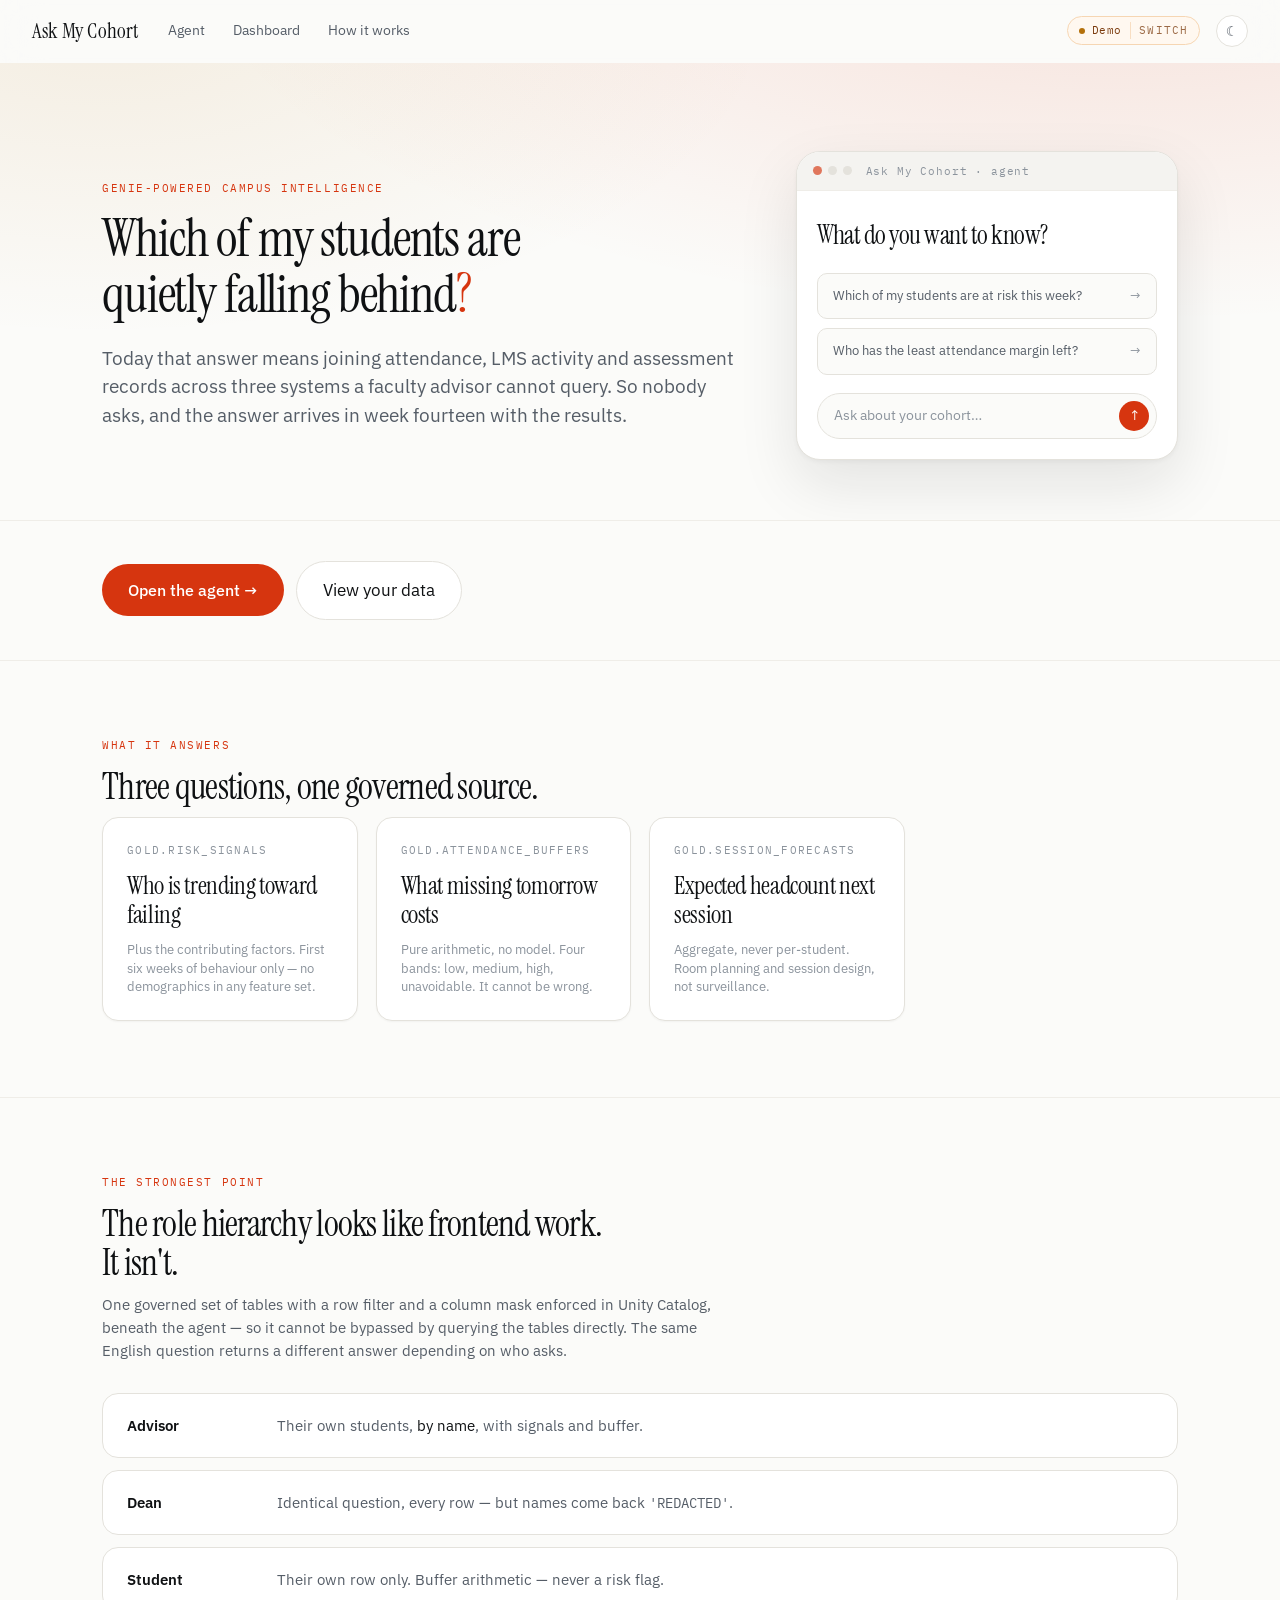
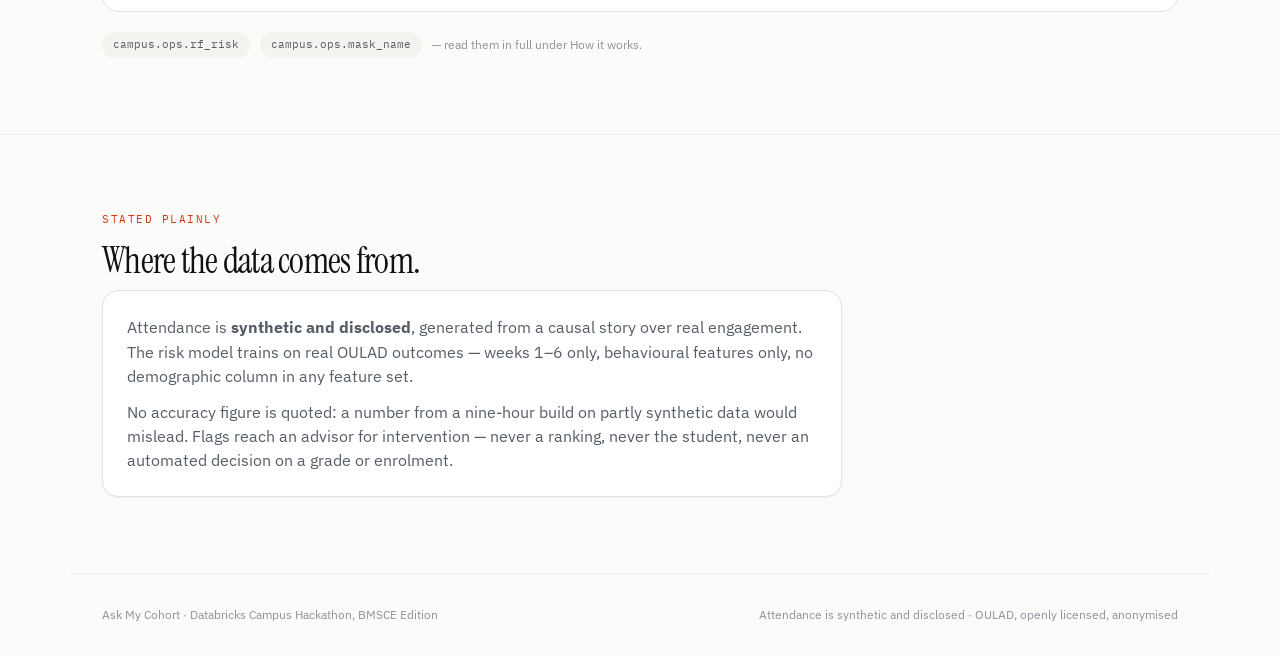
<file: index.html>
<!DOCTYPE html>
<html lang="en">
<head>
<meta charset="utf-8">
<title>Ask My Cohort</title>
<link rel="icon" type="image/svg+xml" href="./favicon.svg?v=12">
<meta name="viewport" content="width=device-width, initial-scale=1">
<link rel="preconnect" href="https://fonts.googleapis.com">
<link rel="preconnect" href="https://fonts.gstatic.com" crossorigin>
<link href="https://fonts.googleapis.com/css2?family=Instrument+Serif:ital@0;1&family=IBM+Plex+Sans:wght@300;400;500;600&family=IBM+Plex+Mono:wght@400;500&display=swap" rel="stylesheet">
<link rel="stylesheet" href="./styles.css?v=12">
<script>
  // Applied before first paint so a dark-mode user never sees a white flash. No stored
  // preference means follow the OS, which the stylesheet handles on its own.
  try {
    var t = localStorage.getItem("amc-theme");
    if (t) document.documentElement.dataset.theme = t;
  } catch (e) { /* storage blocked — fall back to prefers-color-scheme */ }
</script>
</head>
<body>
<div id="app"></div>
<!-- ?v= is a cache buster: bump it whenever app.js/api.js/styles.css change shape, so a
     normal refresh can't leave a demo running stale JS against renamed endpoints. -->
<script type="module" src="./app.js?v=12"></script>
</body>
</html>
</file>
<file: styles.css>
/* Theme tokens.
   Light is the default. Dark applies when the user picks it (data-theme="dark") or when
   the OS prefers dark and the user hasn't explicitly chosen light. Every colour is a
   token so both themes stay in sync — never hardcode a hex in a component rule. */

:root {
  --page: #FBFBF9;
  --surface: #FFFFFF;
  --surface-sunk: #F4F3F0;
  --line: #E4E2DC;
  --line-soft: #EFEDE8;

  --ink: #0F1113;
  --ink-2: #555D67;
  --ink-3: #8B939C;

  --accent: #D6350F;
  --accent-ink: #FFFFFF;
  --accent-soft: #FBEDE9;

  --band-low: #0E7C66;
  --band-medium: #B4700A;
  --band-high: #C2410C;
  --band-unavoidable: #B42318;
  --band-info: #4338CA;

  --cost-bg: #FFF8F0;
  --cost-line: #F6D6B3;
  --cost-ink: #7A3A0C;

  --danger-bg: #FDF3F0;
  --danger-line: #F3C6BC;
  --danger-ink: #8C2A12;

  --serif: 'Instrument Serif', Georgia, serif;
  --sans: 'IBM Plex Sans', system-ui, -apple-system, sans-serif;
  --mono: 'IBM Plex Mono', ui-monospace, monospace;

  --shadow-sm: 0 1px 2px rgba(15,17,19,0.04);
  --shadow: 0 1px 2px rgba(15,17,19,0.04), 0 12px 32px rgba(15,17,19,0.06);
  --shadow-lg: 0 2px 4px rgba(15,17,19,0.04), 0 24px 60px rgba(15,17,19,0.10);

  --r-sm: 10px;
  --r: 16px;
  --r-lg: 24px;

  /* Editorial type scale — fluid, so the hero stays dramatic on a projector and
     still fits a laptop. */
  --fs-stat: clamp(72px, 13vw, 168px);
  --fs-h1: clamp(30px, 4.4vw, 52px);
  --fs-h2: clamp(24px, 3vw, 36px);
  --fs-lead: clamp(16.5px, 1.5vw, 20px);

  --ease: cubic-bezier(0.22, 0.72, 0.2, 1);
  color-scheme: light;
}

@media (prefers-color-scheme: dark) {
  :root:not([data-theme="light"]) {
    --page: #0B0D0F;
    --surface: #141719;
    --surface-sunk: #1B1F22;
    --line: #262B30;
    --line-soft: #1E2226;

    --ink: #F2F4F6;
    --ink-2: #A9B1BA;
    --ink-3: #767E88;

    --accent: #FF6A4D;
    --accent-ink: #1A0B06;
    --accent-soft: rgba(255,106,77,0.16);

    --band-low: #34D399;
    --band-medium: #FBBF24;
    --band-high: #FB923C;
    --band-unavoidable: #F87171;
    --band-info: #A5B4FC;

    --cost-bg: rgba(251,146,60,0.09);
    --cost-line: rgba(251,146,60,0.28);
    --cost-ink: #FBCFA8;

    --danger-bg: rgba(248,113,113,0.09);
    --danger-line: rgba(248,113,113,0.28);
    --danger-ink: #FCA5A5;

    --shadow-sm: 0 1px 2px rgba(0,0,0,0.4);
    --shadow: 0 1px 2px rgba(0,0,0,0.4), 0 12px 32px rgba(0,0,0,0.35);
    --shadow-lg: 0 2px 4px rgba(0,0,0,0.4), 0 24px 60px rgba(0,0,0,0.45);
    color-scheme: dark;
  }
}

:root[data-theme="dark"] {
  --page: #0B0D0F;
  --surface: #141719;
  --surface-sunk: #1B1F22;
  --line: #262B30;
  --line-soft: #1E2226;

  --ink: #F2F4F6;
  --ink-2: #A9B1BA;
  --ink-3: #767E88;

  --accent: #FF6A4D;
  --accent-ink: #1A0B06;
  --accent-soft: rgba(255,106,77,0.16);

  --band-low: #34D399;
  --band-medium: #FBBF24;
  --band-high: #FB923C;
  --band-unavoidable: #F87171;
  --band-info: #A5B4FC;

  --cost-bg: rgba(251,146,60,0.09);
  --cost-line: rgba(251,146,60,0.28);
  --cost-ink: #FBCFA8;

  --danger-bg: rgba(248,113,113,0.09);
  --danger-line: rgba(248,113,113,0.28);
  --danger-ink: #FCA5A5;

  --shadow-sm: 0 1px 2px rgba(0,0,0,0.4);
  --shadow: 0 1px 2px rgba(0,0,0,0.4), 0 12px 32px rgba(0,0,0,0.35);
  --shadow-lg: 0 2px 4px rgba(0,0,0,0.4), 0 24px 60px rgba(0,0,0,0.45);
  color-scheme: dark;
}

* { box-sizing: border-box; }

body {
  margin: 0;
  background: var(--page);
  color: var(--ink);
  font-family: var(--sans);
  font-size: 15.5px;
  line-height: 1.55;
  -webkit-font-smoothing: antialiased;
  text-rendering: optimizeLegibility;
}

button { font: inherit; color: inherit; cursor: pointer; }
.mono { font-family: var(--mono); font-size: 0.92em; }
.right { text-align: right; }
.spacer { flex: 1; }
.muted { color: var(--ink-3); }

[data-band="low"] { --band: var(--band-low); }
[data-band="medium"] { --band: var(--band-medium); }
[data-band="high"] { --band: var(--band-high); }
[data-band="unavoidable"] { --band: var(--band-unavoidable); }
[data-band="info"] { --band: var(--band-info); }
.band-text { color: var(--band, var(--ink-3)); }
.band-bg { background: var(--band, var(--line)); }

/* Scroll reveal — the one motion idea, used sparingly. */
.reveal {
  opacity: 0; transform: translateY(18px);
  transition: opacity 0.75s var(--ease), transform 0.75s var(--ease);
}
.reveal.in { opacity: 1; transform: none; }
@media (prefers-reduced-motion: reduce) {
  .reveal, .reveal.in { opacity: 1; transform: none; transition: none; }
}

main { display: block; }

/* Horizontal bands, each with its own breathing room — the Apple section rhythm. */
.chapter { border-top: 1px solid var(--line-soft); }
.chapter:first-of-type { border-top: none; }
/* Tinted bands break the endless cream into a rhythm. */
.chapter.tint { background: var(--surface-sunk); border-top-color: transparent; }
.wrap { max-width: 1140px; margin: 0 auto; padding: 0 32px; }
.chapter > .wrap { padding-top: 76px; padding-bottom: 76px; }
.chapter.tight > .wrap { padding-top: 40px; padding-bottom: 40px; }

.eyebrow {
  font-family: var(--mono); font-size: 11px; letter-spacing: 0.14em;
  text-transform: uppercase; color: var(--accent); margin: 0 0 14px;
}
.chapter-title {
  font-family: var(--serif); font-weight: 400; font-size: var(--fs-h2);
  letter-spacing: -0.02em; line-height: 1.08; margin: 0 0 10px;
}
.chapter-note { margin: 0 0 30px; color: var(--ink-2); font-size: 15px; max-width: 70ch; }

/* ---------- stacked mix bar ---------- */

.stack { display: grid; gap: 16px; }
.stack-bar {
  display: flex; height: 56px; border-radius: var(--r-sm); overflow: hidden;
  box-shadow: var(--shadow-sm); background: var(--line);
}
.stack-seg {
  display: block; background: var(--band); transition: flex-basis 0.9s var(--ease);
  position: relative;
}
.stack-seg + .stack-seg { border-left: 2px solid var(--surface-sunk); }
.stack-key { display: flex; flex-wrap: wrap; gap: 22px; }
.key {
  display: inline-flex; align-items: baseline; gap: 8px;
  font-family: var(--mono); font-size: 11px; letter-spacing: 0.08em;
  text-transform: uppercase; color: var(--ink-2);
}
.key-dot {
  width: 10px; height: 10px; border-radius: 3px; background: var(--band);
  align-self: center;
}
.key strong { font-size: 15px; color: var(--ink); letter-spacing: 0; }
.key-pct { color: var(--ink-3); letter-spacing: 0; text-transform: none; }

/* ---------- header ---------- */

header {
  position: sticky; top: 0; z-index: 30;
  display: flex; align-items: center; gap: 16px;
  padding: 13px 32px;
  background: color-mix(in srgb, var(--page) 82%, transparent);
  backdrop-filter: saturate(180%) blur(20px);
  -webkit-backdrop-filter: saturate(180%) blur(20px);
  border-bottom: 1px solid transparent;
  transition: border-color 0.3s var(--ease);
}
header.scrolled { border-bottom-color: var(--line-soft); }

.brand { display: flex; align-items: center; gap: 10px; cursor: pointer; }
.brand-name {
  font-family: var(--serif); font-size: 21px; letter-spacing: 0.2px;
}

nav { display: flex; gap: 2px; }
.nav-item {
  border: none; background: none; padding: 7px 13px; border-radius: 999px;
  font-size: 14px; color: var(--ink-2); transition: color 0.2s var(--ease), background 0.2s var(--ease);
}
.nav-item:hover { color: var(--ink); }
.nav-item.active { background: var(--surface-sunk); color: var(--ink); }

.icon-btn {
  border: 1px solid var(--line); background: var(--surface); color: var(--ink-2);
  width: 32px; height: 32px; border-radius: 999px; line-height: 1;
  display: inline-flex; align-items: center; justify-content: center; font-size: 14px;
  transition: color 0.2s var(--ease), border-color 0.2s var(--ease);
}
.icon-btn:hover { color: var(--ink); border-color: var(--ink-3); }

.source-chip {
  display: inline-flex; align-items: center; gap: 7px;
  font-family: var(--mono); font-size: 11px; letter-spacing: 0.04em;
  color: var(--cost-ink); padding: 5px 11px; border: 1px solid var(--cost-line);
  border-radius: 999px; background: var(--cost-bg);
}
.source-chip .dot { width: 6px; height: 6px; border-radius: 50%; background: var(--band-medium); }

.identity {
  display: inline-flex; align-items: center; gap: 8px;
  padding: 5px 12px 5px 10px; border-radius: 999px;
  border: 1px solid var(--line); background: var(--surface);
  max-width: 42ch; overflow: hidden;
}
.identity-dot { width: 7px; height: 7px; border-radius: 50%; flex: none; background: var(--ink-3); }
.identity-dot[data-role="admin"]   { background: var(--accent); }
.identity-dot[data-role="dean"]    { background: var(--band-medium); }
.identity-dot[data-role="advisor"] { background: var(--band-low); }
.identity-dot[data-role="student"] { background: #6366F1; }
.identity-role {
  font-family: var(--mono); font-size: 11px; letter-spacing: 0.06em;
  text-transform: uppercase; color: var(--ink); flex: none;
}
.identity-email {
  font-size: 12.5px; color: var(--ink-3);
  overflow: hidden; text-overflow: ellipsis; white-space: nowrap;
}

/* ---------- hero ---------- */

/* A colour wash behind the hero so the top of the page isn't a blank field. */
.hero {
  position: relative; overflow: hidden;
  background:
    radial-gradient(120% 140% at 88% -30%, color-mix(in srgb, var(--accent) 14%, transparent), transparent 62%),
    radial-gradient(90% 120% at 8% -10%, color-mix(in srgb, var(--band-medium) 10%, transparent), transparent 58%);
}
.hero > .wrap { padding-top: 88px; padding-bottom: 60px; position: relative; }
.hero-stat {
  font-family: var(--serif); font-weight: 400;
  font-size: var(--fs-stat); line-height: 0.86;
  letter-spacing: -0.045em; margin: 0 0 6px;
  color: var(--band, var(--ink));
}
.hero-stat.accent { color: var(--accent); }
/* Five- and six-character figures (32,593) would otherwise run off the page. */
.hero-stat.long { font-size: clamp(52px, 8.5vw, 116px); letter-spacing: -0.04em; }
.hero-sub strong { color: var(--ink); font-weight: 600; }

.hero-grid {
  display: grid; grid-template-columns: 1.25fr 0.75fr;
  gap: 56px; align-items: center;
}
.hero-aside { display: grid; justify-items: center; gap: 20px; }

/* ---------- perspective picker (demo) ---------- */

.picker { display: grid; grid-template-columns: repeat(2, 1fr); gap: 18px; }
.pick-card {
  display: grid; gap: 8px; text-align: left; padding: 26px;
  border-radius: var(--r); border: 1px solid var(--line);
  background: linear-gradient(180deg, color-mix(in srgb, var(--band) 9%, var(--surface)), var(--surface) 72%);
  box-shadow: var(--shadow-sm);
  transition: transform 0.22s var(--ease), box-shadow 0.22s var(--ease), border-color 0.22s var(--ease);
}
.pick-card:hover, .pick-card:focus-visible {
  transform: translateY(-3px); box-shadow: var(--shadow);
  border-color: color-mix(in srgb, var(--band) 45%, var(--line)); outline: none;
}
.pick-role {
  font-family: var(--mono); font-size: 11px; letter-spacing: 0.12em;
  text-transform: uppercase; color: var(--band);
}
.pick-who { font-family: var(--serif); font-size: 27px; line-height: 1.1; letter-spacing: -0.02em; }
.pick-sees { font-size: 14.5px; color: var(--ink-2); line-height: 1.5; }
.pick-cannot { font-size: 13px; color: var(--ink-3); line-height: 1.45; }
.pick-go {
  margin-top: 8px; font-size: 13.5px; color: var(--band); font-weight: 500;
}

.source-chip.demo { cursor: pointer; }
.source-chip .switch-hint {
  border-left: 1px solid var(--cost-line); padding-left: 8px; margin-left: 2px;
  text-transform: uppercase; letter-spacing: 0.1em; opacity: 0.75;
}
.source-chip.demo:hover { border-color: var(--band-medium); }

/* ---------- agent preview (landing hero) ---------- */

.agent-preview {
  width: 100%; max-width: 420px; cursor: pointer;
  background: var(--surface); border: 1px solid var(--line);
  border-radius: var(--r-lg); overflow: hidden;
  box-shadow: var(--shadow-lg);
  transition: transform 0.3s var(--ease), box-shadow 0.3s var(--ease), border-color 0.3s var(--ease);
}
.agent-preview:hover, .agent-preview:focus-visible {
  transform: translateY(-4px); border-color: color-mix(in srgb, var(--accent) 40%, var(--line));
  outline: none;
}
.ap-bar {
  display: flex; align-items: center; gap: 6px;
  padding: 11px 16px; border-bottom: 1px solid var(--line-soft);
  background: var(--surface-sunk);
}
.ap-dot { width: 9px; height: 9px; border-radius: 50%; background: var(--line); }
.ap-dot:first-child { background: color-mix(in srgb, var(--accent) 65%, transparent); }
.ap-title {
  margin-left: 8px; font-family: var(--mono); font-size: 10.5px;
  letter-spacing: 0.08em; color: var(--ink-3);
}
.ap-body { padding: 24px 20px 20px; }
.ap-heading {
  font-family: var(--serif); font-size: 26px; letter-spacing: -0.02em;
  margin: 0 0 18px; color: var(--ink);
}
.ap-starters { display: grid; gap: 9px; margin-bottom: 18px; }
.ap-starter {
  display: flex; justify-content: space-between; align-items: center; gap: 12px;
  padding: 12px 15px; border-radius: var(--r-sm);
  border: 1px solid var(--line); background: var(--page);
  font-size: 13px; color: var(--ink-2);
}
.ap-starter i { font-style: normal; color: var(--ink-3); }
.agent-preview:hover .ap-starter { border-color: color-mix(in srgb, var(--accent) 26%, var(--line)); }
.ap-composer {
  display: flex; align-items: center; gap: 10px;
  padding: 7px 7px 7px 16px; border-radius: 999px;
  border: 1px solid var(--line); background: var(--page);
}
.ap-placeholder { flex: 1; font-size: 13.5px; color: var(--ink-3); }
.ap-send {
  width: 30px; height: 30px; border-radius: 50%; flex: none;
  display: inline-flex; align-items: center; justify-content: center;
  background: var(--accent); color: var(--accent-ink); font-size: 14px;
}

/* ---------- donut ---------- */

.donut-wrap { position: relative; width: 100%; max-width: 230px; }
.donut { width: 100%; height: auto; display: block; }
.donut-track { fill: none; stroke: var(--line); stroke-width: 18; }
.donut-seg {
  fill: none; stroke: var(--band); stroke-width: 18; stroke-linecap: butt;
  transition: stroke-dasharray 0.9s var(--ease);
}
.donut-centre {
  position: absolute; inset: 0; display: flex; flex-direction: column;
  align-items: center; justify-content: center; gap: 2px; pointer-events: none;
}
.donut-value {
  font-family: var(--serif); font-size: clamp(30px, 3.6vw, 44px);
  line-height: 1; letter-spacing: -0.03em; color: var(--ink);
}
.donut-value .pc { font-size: 0.5em; }
.donut-label {
  font-family: var(--mono); font-size: 10px; letter-spacing: 0.12em;
  text-transform: uppercase; color: var(--ink-3);
}
.donut-key { display: flex; flex-wrap: wrap; gap: 14px; justify-content: center; }
.donut-key .key { font-size: 10px; gap: 6px; }
.donut-key .key strong { font-size: 13px; }
.hero-headline {
  font-family: var(--serif); font-weight: 400; font-size: var(--fs-h1);
  line-height: 1.08; letter-spacing: -0.022em; margin: 0; max-width: 20ch;
  text-wrap: pretty;
}
.hero-sub {
  margin: 20px 0 0; color: var(--ink-2); font-size: var(--fs-lead);
  max-width: 62ch; line-height: 1.5; text-wrap: pretty;
}

/* ---------- landing ---------- */

.hero-headline .q { color: var(--accent); }
.cta-row { display: flex; flex-wrap: wrap; gap: 12px; align-items: center; }
.btn-lg { padding: 16px 30px; font-size: 16.5px; }
.btn-ghost {
  padding: 16px 26px; border-radius: 999px; font-size: 16.5px;
  border: 1px solid var(--line); background: var(--surface); color: var(--ink);
  transition: border-color 0.2s var(--ease), background 0.2s var(--ease);
}
.btn-ghost:hover { border-color: var(--ink-3); background: var(--surface-sunk); }

.tiles-3 { grid-template-columns: repeat(3, 1fr); }
.tile-head { font-family: var(--serif); font-size: 25px; line-height: 1.15; margin: 0 0 10px; letter-spacing: -0.015em; }

.role-rows { display: grid; gap: 12px; }
.role-row {
  display: grid; grid-template-columns: 130px 1fr; gap: 20px; align-items: center;
  background: var(--surface); border: 1px solid var(--line); border-radius: var(--r);
  padding: 20px 24px; color: var(--ink-2); font-size: 15px;
}
.role-row .role-name { font-weight: 600; color: var(--ink); }
.role-row em { font-style: normal; color: var(--ink); }

.teaser { display: flex; flex-wrap: wrap; align-items: center; gap: 14px; }

/* ---------- chat ---------- */

/* In chat the page itself must not scroll — the thread does, so the composer can
   stay pinned like a real chat client. */
body.chat-mode { overflow: hidden; }
.chat {
  display: flex; flex-direction: column;
  height: calc(100vh - 58px); height: calc(100dvh - 58px);
}
.chat-thread { flex: 1; overflow-y: auto; scroll-behavior: smooth; }
.chat-thread-inner {
  max-width: 780px; margin: 0 auto; padding: 40px 24px 24px;
  display: flex; flex-direction: column; gap: 26px;
}

.chat-empty { padding: 8vh 0 0; text-align: left; }
.chat-empty-title {
  font-family: var(--serif); font-weight: 400; font-size: clamp(34px, 5vw, 52px);
  letter-spacing: -0.025em; line-height: 1.08; margin: 0 0 14px;
}
.chat-empty-sub { color: var(--ink-2); font-size: var(--fs-lead); margin: 0 0 32px; max-width: 54ch; }
.starters { display: grid; gap: 10px; }
.starter {
  display: flex; justify-content: space-between; align-items: center; gap: 16px;
  text-align: left; padding: 16px 20px; border-radius: var(--r);
  border: 1px solid var(--line); background: var(--surface); color: var(--ink);
  font-size: 15px; box-shadow: var(--shadow-sm);
  transition: border-color 0.2s var(--ease), transform 0.2s var(--ease), box-shadow 0.2s var(--ease);
}
.starter span { color: var(--ink-3); transition: transform 0.2s var(--ease), color 0.2s var(--ease); }
.starter:hover { border-color: var(--accent); transform: translateY(-2px); box-shadow: var(--shadow); }
.starter:hover span { color: var(--accent); transform: translateX(3px); }

.msg { display: flex; gap: 14px; animation: msgIn 0.4s var(--ease) both; }
@keyframes msgIn { from { opacity: 0; transform: translateY(10px); } to { opacity: 1; transform: none; } }
@media (prefers-reduced-motion: reduce) { .msg { animation: none; } }

.msg.you { justify-content: flex-end; }
.msg.you .bubble {
  background: var(--accent); color: var(--accent-ink);
  padding: 13px 18px; border-radius: 20px 20px 5px 20px;
  max-width: 82%; font-size: 15.5px; line-height: 1.5;
}
.msg.genie .msg-avatar {
  width: 26px; height: 26px; border-radius: 50%; flex: none; margin-top: 2px;
  background: linear-gradient(145deg, var(--accent), color-mix(in srgb, var(--accent) 55%, #7C2D12));
  box-shadow: 0 0 0 3px var(--accent-soft);
}
.msg-body { font-size: 16px; line-height: 1.62; color: var(--ink); padding-top: 1px; }
.msg-body p { margin: 0 0 12px; }
.msg-body p:last-child { margin-bottom: 0; }
.msg-body ul { margin: 0 0 12px; padding-left: 22px; }
.msg-body li { margin-bottom: 6px; }
.msg-body strong { font-weight: 600; }
.msg-body.is-error { color: var(--danger-ink); }

.typing { display: inline-flex; gap: 5px; align-items: center; height: 22px; }
.typing i {
  width: 7px; height: 7px; border-radius: 50%; background: var(--ink-3);
  animation: blink 1.3s ease-in-out infinite;
}
.typing i:nth-child(2) { animation-delay: 0.18s; }
.typing i:nth-child(3) { animation-delay: 0.36s; }
@keyframes blink { 0%,80%,100% { opacity: 0.25; transform: translateY(0); } 40% { opacity: 1; transform: translateY(-3px); } }

.chat-composer {
  border-top: 1px solid var(--line-soft);
  background: color-mix(in srgb, var(--page) 92%, transparent);
  backdrop-filter: blur(12px);
  padding: 16px 24px 20px;
}
.composer-inner { max-width: 780px; margin: 0 auto; }
.composer-box {
  display: flex; align-items: center; gap: 8px;
  background: var(--surface); border: 1px solid var(--line);
  border-radius: 26px; padding: 6px 6px 6px 20px;
  box-shadow: var(--shadow);
  transition: border-color 0.2s var(--ease), box-shadow 0.2s var(--ease);
}
.composer-box:focus-within { border-color: var(--accent); box-shadow: 0 0 0 4px var(--accent-soft), var(--shadow); }
.composer-input {
  flex: 1; border: none; background: none; outline: none;
  font-family: var(--sans); font-size: 16.5px; color: var(--ink); padding: 12px 0;
}
.composer-input::placeholder { color: var(--ink-3); }
.composer-send {
  width: 40px; height: 40px; border-radius: 50%; border: none; flex: none;
  background: var(--accent); color: var(--accent-ink); font-size: 17px; line-height: 1;
  transition: filter 0.2s var(--ease), transform 0.2s var(--ease);
}
.composer-send:hover { filter: brightness(1.08); }
.composer-send:active { transform: scale(0.94); }
.composer-send:disabled { opacity: 0.4; cursor: default; }
.composer-note { margin: 12px 0 0; font-size: 11.5px; color: var(--ink-3); text-align: center; }

.btn-primary {
  padding: 14px 26px; border: none; border-radius: 999px;
  background: var(--accent); color: var(--accent-ink); font-weight: 500; font-size: 15.5px;
  transition: filter 0.2s var(--ease), transform 0.2s var(--ease);
}
.btn-primary:hover { filter: brightness(1.07); }
.btn-primary:active { transform: scale(0.98); }
.btn-primary:disabled { opacity: 0.55; cursor: default; }

.suggestions { display: flex; flex-wrap: wrap; gap: 8px; margin-top: 14px; }
.suggestion {
  border: 1px solid var(--line); background: var(--surface); border-radius: 999px;
  padding: 8px 15px; font-size: 13.5px; color: var(--ink-2);
  transition: color 0.2s var(--ease), border-color 0.2s var(--ease), background 0.2s var(--ease);
}
.suggestion:hover { border-color: var(--accent); color: var(--accent); background: var(--accent-soft); }

.answer {
  margin-top: 22px; padding-top: 22px; border-top: 1px solid var(--line-soft);
  font-size: var(--fs-lead); line-height: 1.6; color: var(--ink);
}
.answer p { margin: 0 0 12px; }
.answer p:last-child { margin-bottom: 0; }
.answer ul { margin: 0 0 12px; padding-left: 22px; }
.answer li { margin-bottom: 6px; }
.answer strong { font-weight: 600; }
.answer-error { color: var(--band-high); }
.answer.thinking { display: flex; align-items: center; gap: 10px; color: var(--ink-2); }
.pulse {
  width: 8px; height: 8px; border-radius: 50%; background: var(--accent);
  animation: pulse 1.1s ease-in-out infinite;
}
@keyframes pulse { 0%,100% { opacity: 0.25; transform: scale(0.8); } 50% { opacity: 1; transform: scale(1.15); } }

/* ---------- layout ---------- */

.split { display: grid; grid-template-columns: 1.55fr 1fr; gap: 28px; align-items: start; }
.split-even { display: grid; grid-template-columns: 1fr 1fr; gap: 20px; align-items: start; }

.panel {
  background: var(--surface); border: 1px solid var(--line);
  border-radius: var(--r); padding: 24px; box-shadow: var(--shadow-sm);
}
.panel-label {
  margin: 0 0 14px; font-family: var(--mono); font-size: 10.5px;
  letter-spacing: 0.12em; text-transform: uppercase; color: var(--ink-3);
}
.panel-title { font-family: var(--serif); font-weight: 400; font-size: 28px; margin: 0 0 2px; letter-spacing: -0.01em; }
.panel-meta { margin: 0 0 20px; color: var(--ink-3); font-size: 12px; }
.panel-body { margin: 0 0 12px; color: var(--ink-2); }
.panel-body:last-child { margin-bottom: 0; }
.panel-note { margin: 6px 0 0; font-size: 12.5px; color: var(--ink-3); line-height: 1.5; display: block; }
.prose { max-width: 74ch; }

.rail { display: flex; flex-direction: column; gap: 20px; position: sticky; top: 78px; }

.notice {
  padding: 20px 22px; border: 1px dashed var(--line); border-radius: var(--r);
  color: var(--ink-2); background: var(--surface);
}
.notice-error {
  border-style: solid; border-color: var(--danger-line);
  background: var(--danger-bg); color: var(--danger-ink);
}

/* ---------- student cards ---------- */

.student-grid { display: grid; gap: 14px; }
.student-card {
  text-align: left; width: 100%;
  background: var(--surface); border: 1px solid var(--line); border-radius: var(--r);
  padding: 20px 22px; box-shadow: var(--shadow-sm);
  transition: border-color 0.22s var(--ease), box-shadow 0.22s var(--ease), transform 0.22s var(--ease);
}
.student-card:hover { border-color: var(--ink-3); box-shadow: var(--shadow); transform: translateY(-2px); }
.student-card.selected {
  border-color: var(--accent); box-shadow: 0 0 0 3px var(--accent-soft), var(--shadow);
}
.student-card-head { display: flex; align-items: flex-start; justify-content: space-between; gap: 12px; }
.student-name { font-weight: 600; font-size: 16.5px; display: block; letter-spacing: -0.01em; }
.student-id { font-family: var(--mono); font-size: 11.5px; color: var(--ink-3); display: block; margin-top: 2px; }
.student-card-foot {
  display: flex; justify-content: space-between; margin-top: 16px;
  padding-top: 14px; border-top: 1px solid var(--line-soft);
  font-size: 12.5px; color: var(--ink-2);
}

.chip {
  font-family: var(--mono); font-size: 10.5px; letter-spacing: 0.08em; text-transform: uppercase;
  padding: 4px 10px; border-radius: 999px; white-space: nowrap;
  color: var(--band, var(--ink-3));
  border: 1px solid color-mix(in srgb, var(--band, var(--ink-3)) 38%, transparent);
  background: color-mix(in srgb, var(--band, var(--ink-3)) 9%, transparent);
}

.signals { display: flex; flex-wrap: wrap; gap: 6px; margin-top: 14px; }
.signal {
  font-size: 12px; color: var(--ink-2); background: var(--surface-sunk);
  border-radius: 999px; padding: 5px 11px;
}

.disclosure-toggle {
  display: flex; align-items: center; justify-content: space-between; gap: 10px;
  width: 100%; margin-top: 18px; padding: 13px 18px;
  background: none; border: 1px solid var(--line); border-radius: 999px;
  font-size: 13.5px; color: var(--ink-2);
  transition: color 0.2s var(--ease), border-color 0.2s var(--ease);
}
.disclosure-toggle:hover { color: var(--ink); border-color: var(--ink-3); }

.provenance {
  display: flex; flex-wrap: wrap; align-items: center; gap: 10px;
  margin: 20px 0 0; font-size: 12px; color: var(--ink-3);
}
.provenance .mono {
  background: var(--surface-sunk); border-radius: 999px; padding: 4px 11px; color: var(--ink-2);
}

/* ---------- tables ---------- */

.table { border: 1px solid var(--line); border-radius: var(--r); overflow: hidden; background: var(--surface); }
.table-head, .table-row {
  display: grid; grid-template-columns: 2fr 1fr 1fr 0.6fr; gap: 12px; align-items: center;
  padding: 13px 20px; text-align: left;
}
.table-head {
  font-family: var(--mono); font-size: 10px; letter-spacing: 0.12em; text-transform: uppercase;
  color: var(--ink-3); background: var(--surface-sunk); border-bottom: 1px solid var(--line);
}
.table-row {
  width: 100%; background: none; border: none;
  border-bottom: 1px solid var(--line-soft); font-size: 14.5px; color: var(--ink);
  transition: background 0.18s var(--ease);
}
.table-row:last-child { border-bottom: none; }
.table-row:not(.static):hover { background: var(--surface-sunk); }
.table-row.static { cursor: default; }
.redacted {
  font-family: var(--mono); font-size: 11.5px; color: var(--band-unavoidable);
  background: color-mix(in srgb, var(--band-unavoidable) 10%, transparent);
  border-radius: 999px; padding: 3px 10px; justify-self: start; letter-spacing: 0.06em;
}

/* ---------- buffer panel ---------- */

.band-track { display: flex; gap: 6px; margin: 6px 0 20px; }
.band-seg { flex: 1; display: flex; flex-direction: column; gap: 8px; }
.band-bar { height: 5px; border-radius: 999px; display: block; background: var(--line); }
.band-seg.on .band-bar { background: var(--band); }
.band-label {
  font-family: var(--mono); font-size: 9.5px; letter-spacing: 0.08em; text-transform: uppercase;
  color: var(--ink-3);
}
.band-seg.on .band-label { color: var(--band); }

.cost {
  background: var(--cost-bg); border: 1px solid var(--cost-line); border-radius: var(--r-sm);
  padding: 16px 18px; color: var(--cost-ink); font-size: 14.5px; line-height: 1.5;
}
.cost-lg { font-size: var(--fs-lead); padding: 22px 24px; border-radius: var(--r); }

.stats { margin: 20px 0 0; display: grid; gap: 0; }
.stats div {
  display: flex; justify-content: space-between; align-items: baseline; gap: 12px;
  padding: 11px 0; border-bottom: 1px solid var(--line-soft);
}
.stats div:last-child { border-bottom: none; }
.stats dt { margin: 0; color: var(--ink-2); font-size: 13.5px; }
.stats dd { margin: 0; color: var(--ink); }

.actions { display: grid; gap: 8px; }
.action {
  display: flex; justify-content: space-between; align-items: center; gap: 10px;
  text-align: left; padding: 13px 16px; border-radius: var(--r-sm);
  border: 1px solid var(--line); background: var(--surface); font-size: 13.5px;
  transition: border-color 0.2s var(--ease), background 0.2s var(--ease);
}
.action:hover { border-color: var(--ink-3); background: var(--surface-sunk); }
.action .done { font-family: var(--mono); font-size: 11px; color: var(--band-low); }

/* ---------- student view ---------- */

.buffer-figures { display: grid; grid-template-columns: repeat(3, 1fr); gap: 32px; }
.figure-value { font-family: var(--serif); font-size: clamp(38px, 5vw, 56px); margin: 0; line-height: 1; letter-spacing: -0.03em; }
.meter {
  position: relative; height: 12px; border-radius: 999px;
  background: var(--surface-sunk); margin: 34px 0 10px; overflow: hidden;
}
.meter-fill {
  display: block; height: 100%; border-radius: 999px; background: var(--band, var(--accent));
  transition: width 0.9s var(--ease);
}
.meter-mark { position: absolute; top: -4px; bottom: -4px; width: 2px; background: var(--ink); opacity: 0.5; }
.meter-legend {
  display: flex; justify-content: space-between; margin: 0;
  font-family: var(--mono); font-size: 11px; color: var(--ink-3);
}

.whatif { display: grid; gap: 0; }
.whatif-row {
  display: flex; justify-content: space-between; gap: 12px; align-items: baseline;
  padding: 13px 0; border-bottom: 1px solid var(--line-soft); font-size: 14.5px;
}
.whatif-row:last-child { border-bottom: none; }

/* ---------- tiles / bars ---------- */

.tiles { display: grid; grid-template-columns: repeat(4, 1fr); gap: 18px; }
.tile {
  background: var(--surface); border: 1px solid var(--line);
  border-radius: var(--r); padding: 24px; box-shadow: var(--shadow-sm);
  transition: box-shadow 0.22s var(--ease), transform 0.22s var(--ease);
  position: relative; overflow: hidden;
}
/* Every tile is toned — a soft wash of its own colour, no top rule. */
.tile[data-band]:not([data-band=""]) {
  background: linear-gradient(180deg, color-mix(in srgb, var(--band) 10%, var(--surface)), var(--surface) 78%);
  border-color: color-mix(in srgb, var(--band) 24%, var(--line));
}
.tile:hover { box-shadow: var(--shadow); transform: translateY(-2px); }
.tile-value {
  font-family: var(--serif); font-size: clamp(38px, 4.4vw, 54px); line-height: 1;
  margin: 0; letter-spacing: -0.03em;
}

.bars { display: grid; gap: 14px; }
.bar-row { display: grid; grid-template-columns: 96px 1fr 34px; gap: 14px; align-items: center; }
.bar-row.wide { grid-template-columns: minmax(0, 1.25fr) 2fr auto auto; gap: 12px; }
.bar-label { font-family: var(--mono); font-size: 10.5px; text-transform: uppercase; letter-spacing: 0.08em; color: var(--band, var(--ink-3)); }
.bar-label-name {
  font-size: 13.5px; color: var(--ink);
  overflow: hidden; text-overflow: ellipsis; white-space: nowrap;
}
.bar-track { height: 10px; border-radius: 999px; background: var(--surface-sunk); overflow: hidden; }
.chapter.tint .bar-track { background: var(--page); }
.bar-fill { display: block; height: 100%; border-radius: 999px; background: var(--band, var(--line)); transition: width 0.9s var(--ease); }
.bar-row.empty .bar-fill { opacity: 0.3; }
.bar-n { text-align: right; color: var(--ink); font-size: 13.5px; font-weight: 500; }
.bar-pct {
  text-align: right; font-size: 11.5px; color: var(--band, var(--ink-3));
  min-width: 34px;
}

/* ---------- how it works ---------- */

.lineage { display: grid; gap: 0; }
.lineage-row {
  display: grid; grid-template-columns: 104px 1fr; gap: 20px; align-items: start;
  padding: 18px 0; border-bottom: 1px solid var(--line-soft);
}
.lineage-row:last-child { border-bottom: none; }
.lineage-layer { font-family: var(--mono); font-size: 10.5px; letter-spacing: 0.12em; color: var(--accent); padding-top: 3px; }
.lineage-what { display: block; font-size: 15.5px; }

.code {
  font-family: var(--mono); font-size: 12.5px; line-height: 1.7;
  background: var(--surface-sunk); border: 1px solid var(--line); border-radius: var(--r-sm);
  padding: 20px; overflow-x: auto; white-space: pre; margin: 0; color: var(--ink);
}

.notbuilt { padding: 14px 0; border-bottom: 1px solid var(--line-soft); }
.notbuilt:last-child { border-bottom: none; }
.notbuilt-what { font-size: 15.5px; display: block; }

/* ---------- footer ---------- */

footer {
  border-top: 1px solid var(--line-soft);
  padding: 32px; display: flex; gap: 20px; flex-wrap: wrap;
  font-size: 12px; color: var(--ink-3);
  max-width: 1140px; margin: 0 auto;
}

/* ---------- responsive ---------- */

@media (max-width: 900px) {
  header { padding: 11px 18px; gap: 12px; flex-wrap: wrap; }
  .identity { max-width: 100%; }
  .wrap { padding: 0 20px; }
  .chapter > .wrap { padding-top: 52px; padding-bottom: 52px; }
  .hero > .wrap { padding-top: 56px; padding-bottom: 40px; }
  .split, .split-even, .tiles, .buffer-figures, .hero-grid, .picker { grid-template-columns: 1fr; }
  .hero-grid { gap: 34px; }
  .donut-wrap { max-width: 190px; }
  .agent-preview { max-width: 100%; }
  .buffer-figures { gap: 22px; }
  .rail { position: static; }
  .table-head, .table-row { grid-template-columns: 1.6fr 1fr 0.8fr; font-size: 13.5px; padding: 12px 14px; }
  .table-head span:nth-child(4), .table-row span:nth-child(4) { display: none; }
  footer { padding: 24px 20px; }
}
</file>
